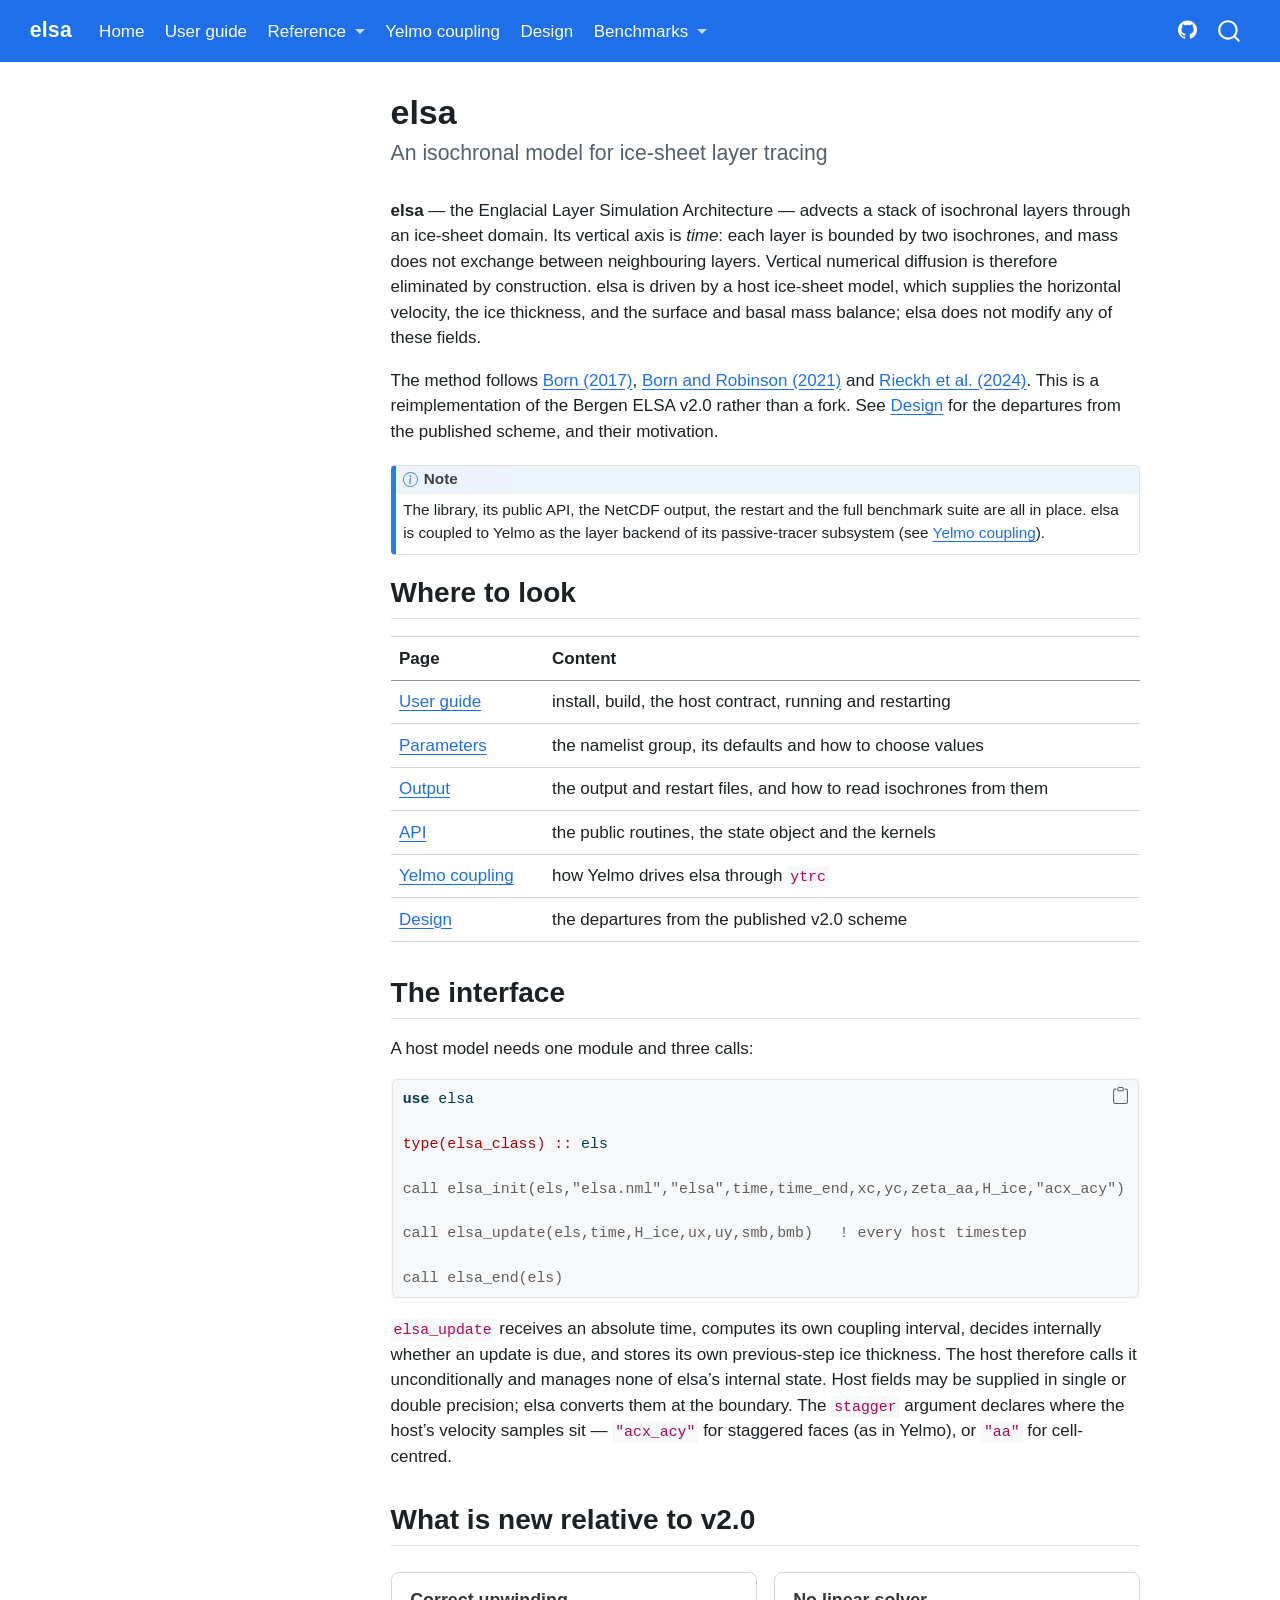
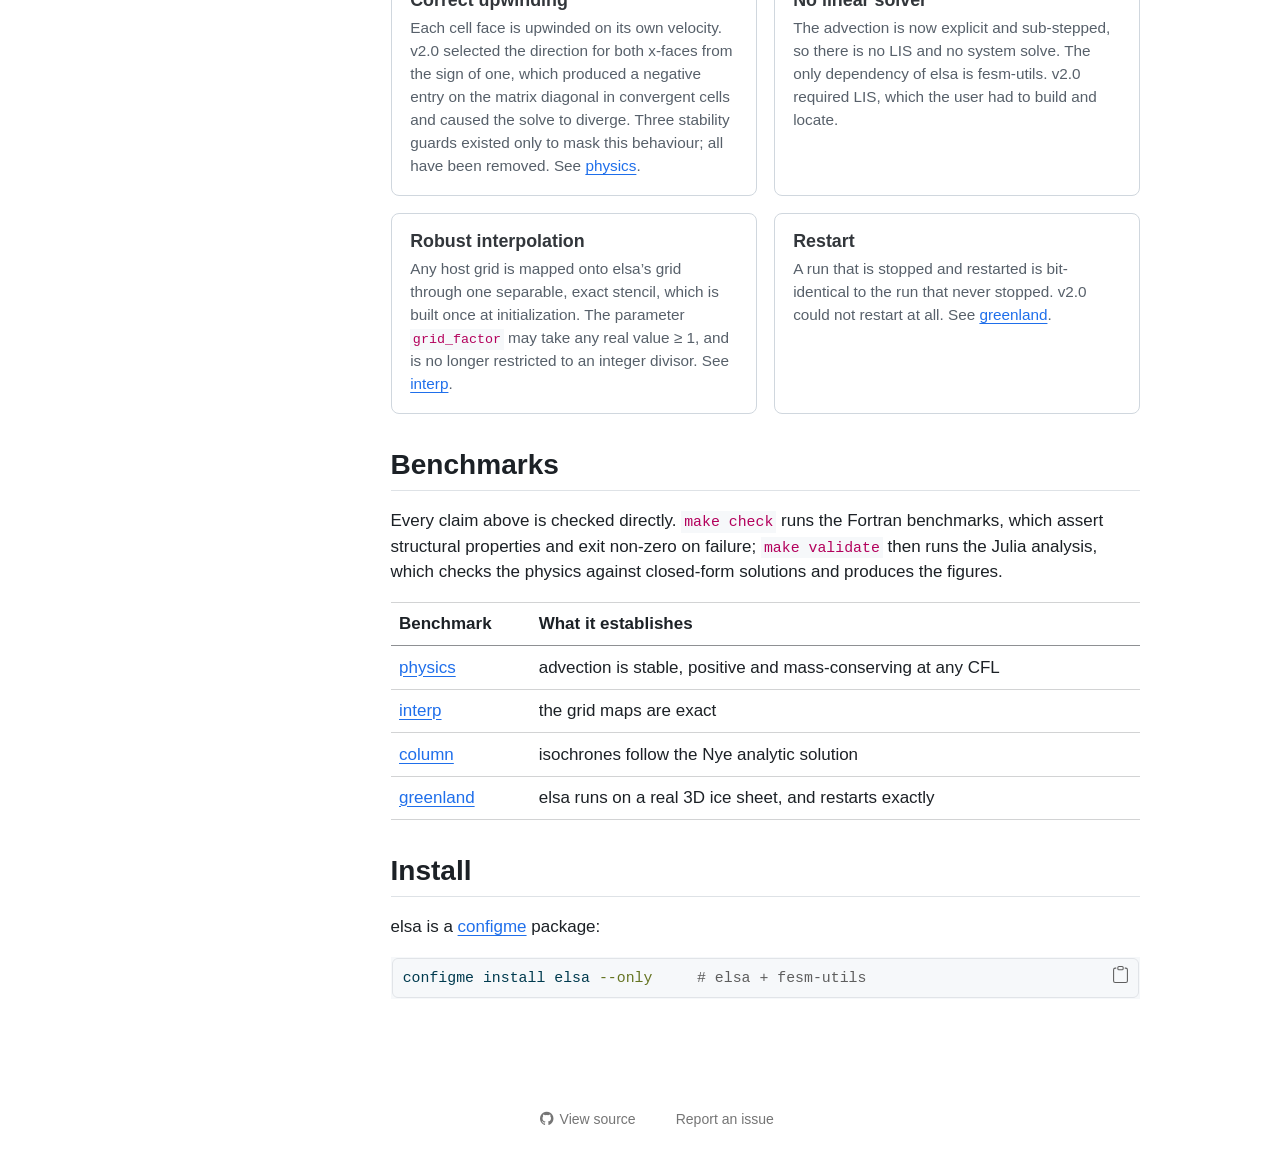
<file: index.html>
<!DOCTYPE html>
<html xmlns="http://www.w3.org/1999/xhtml" lang="en" xml:lang="en"><head>

<meta charset="utf-8">
<meta name="generator" content="quarto-1.10.19">

<meta name="viewport" content="width=device-width, initial-scale=1.0, user-scalable=yes">


<title>elsa</title>
<style>
/* Default styles provided by pandoc.
** See https://pandoc.org/MANUAL.html#variables-for-html for config info.
*/
span.smallcaps{font-variant: small-caps;}
div.columns{display: flex; gap: 1.5em;}
div.column{flex: auto;}
@media screen {
div.columns{gap: min(4vw, 1.5em);}
div.column{overflow-x: auto;}
}
div.hanging-indent{margin-left: 1.5em; text-indent: -1.5em;}
ul.task-list{list-style: none;}
ul.task-list li input[type="checkbox"] {
  width: 0.8em;
  margin: 0 0.8em 0.2em -1em; /* quarto-specific, see https://github.com/quarto-dev/quarto-cli/issues/4556 */ 
  vertical-align: middle;
}
/* CSS for syntax highlighting */
html { -webkit-text-size-adjust: 100%; }
pre > code.sourceCode { white-space: pre; position: relative; }
pre > code.sourceCode > span { display: inline-block; line-height: 1.25; }
pre > code.sourceCode > span:empty { height: 1.2em; }
.sourceCode { overflow: visible; }
code.sourceCode > span { color: inherit; text-decoration: inherit; }
div.sourceCode { margin: 1em 0; }
pre.sourceCode { margin: 0; }
@media screen {
div.sourceCode { overflow: auto; }
}
@media print {
pre > code.sourceCode { white-space: pre-wrap; }
pre > code.sourceCode > span { text-indent: -5em; padding-left: 5em; }
}
pre.numberSource code
  { counter-reset: source-line 0; }
pre.numberSource code > span
  { position: relative; left: -4em; counter-increment: source-line; }
pre.numberSource code > span > a:first-child::before
  { content: counter(source-line);
    position: relative; left: -1em; text-align: right; vertical-align: baseline;
    border: none; display: inline-block;
    -webkit-touch-callout: none; -webkit-user-select: none;
    -khtml-user-select: none; -moz-user-select: none;
    -ms-user-select: none; user-select: none;
    padding: 0 4px; width: 4em;
  }
pre.numberSource { margin-left: 3em;  padding-left: 4px; }
div.sourceCode
  {   }
@media screen {
pre > code.sourceCode > span > a:first-child::before { text-decoration: underline; }
}
</style>


<script src="site_libs/quarto-nav/quarto-nav.js"></script>
<script src="site_libs/quarto-nav/headroom.min.js"></script>
<script src="site_libs/clipboard/clipboard.min.js"></script>
<script src="site_libs/quarto-search/autocomplete.umd.js"></script>
<script src="site_libs/quarto-search/fuse.min.js"></script>
<script src="site_libs/quarto-search/quarto-search.js"></script>
<meta name="quarto:offset" content="./">
<script src="site_libs/quarto-html/quarto.js" type="module"></script>
<script src="site_libs/quarto-html/tabsets/tabsets.js" type="module"></script>
<script src="site_libs/quarto-html/popper.min.js"></script>
<script src="site_libs/quarto-html/tippy.umd.min.js"></script>
<script src="site_libs/quarto-html/anchor.min.js"></script>
<link href="site_libs/quarto-html/tippy.css" rel="stylesheet">
<link href="site_libs/quarto-html/quarto-syntax-highlighting-d37df8fd7b43e116a420b34c208e916c.css" rel="stylesheet" id="quarto-text-highlighting-styles">
<script src="site_libs/bootstrap/bootstrap.min.js"></script>
<link href="site_libs/bootstrap/bootstrap-icons.css" rel="stylesheet">
<link href="site_libs/bootstrap/bootstrap-5670cb898449ec630f8b99a19f639e83.min.css" rel="stylesheet" append-hash="true" id="quarto-bootstrap" data-mode="light">
<script id="quarto-search-options" type="application/json">{
  "location": "navbar",
  "copy-button": false,
  "collapse-after": 3,
  "panel-placement": "end",
  "type": "overlay",
  "limit": 50,
  "keyboard-shortcut": [
    "f",
    "/",
    "s"
  ],
  "show-item-context": false,
  "language": {
    "search-no-results-text": "No results",
    "search-matching-documents-text": "matching documents",
    "search-copy-link-title": "Copy link to search",
    "search-hide-matches-text": "Hide additional matches",
    "search-more-match-text": "more match in this document",
    "search-more-matches-text": "more matches in this document",
    "search-clear-button-title": "Clear",
    "search-text-placeholder": "",
    "search-detached-cancel-button-title": "Cancel",
    "search-submit-button-title": "Submit",
    "search-label": "Search"
  }
}</script>


</head>

<body class="nav-sidebar floating nav-fixed fullcontent quarto-light">

<div id="quarto-search-results"></div>
  <header id="quarto-header" class="headroom fixed-top">
    <nav class="navbar navbar-expand-lg " data-bs-theme="dark">
      <div class="navbar-container container-fluid">
      <div class="navbar-brand-container mx-auto">
    <a class="navbar-brand" href="./index.html">
    <span class="navbar-title">elsa</span>
    </a>
  </div>
            <div id="quarto-search" class="" title="Search"></div>
          <button class="navbar-toggler" type="button" data-bs-toggle="collapse" data-bs-target="#navbarCollapse" aria-controls="navbarCollapse" role="menu" aria-expanded="false" aria-label="Toggle navigation" onclick="if (window.quartoToggleHeadroom) { window.quartoToggleHeadroom(); }">
  <span class="navbar-toggler-icon"></span>
</button>
          <div class="collapse navbar-collapse" id="navbarCollapse">
            <ul class="navbar-nav navbar-nav-scroll me-auto">
  <li class="nav-item">
    <a class="nav-link active" href="./index.html" aria-current="page"> 
<span class="menu-text">Home</span></a>
  </li>  
  <li class="nav-item">
    <a class="nav-link" href="./guide.html"> 
<span class="menu-text">User guide</span></a>
  </li>  
  <li class="nav-item dropdown ">
    <a class="nav-link dropdown-toggle" href="#" id="nav-menu-reference" role="link" data-bs-toggle="dropdown" aria-expanded="false">
 <span class="menu-text">Reference</span>
    </a>
    <ul class="dropdown-menu" aria-labelledby="nav-menu-reference">    
        <li>
    <a class="dropdown-item" href="./parameters.html">
 <span class="dropdown-text">Parameters</span></a>
  </li>  
        <li>
    <a class="dropdown-item" href="./output.html">
 <span class="dropdown-text">Output and restart files</span></a>
  </li>  
        <li>
    <a class="dropdown-item" href="./api.html">
 <span class="dropdown-text">API</span></a>
  </li>  
    </ul>
  </li>
  <li class="nav-item">
    <a class="nav-link" href="./yelmo.html"> 
<span class="menu-text">Yelmo coupling</span></a>
  </li>  
  <li class="nav-item">
    <a class="nav-link" href="./design.html"> 
<span class="menu-text">Design</span></a>
  </li>  
  <li class="nav-item dropdown ">
    <a class="nav-link dropdown-toggle" href="#" id="nav-menu-benchmarks" role="link" data-bs-toggle="dropdown" aria-expanded="false">
 <span class="menu-text">Benchmarks</span>
    </a>
    <ul class="dropdown-menu" aria-labelledby="nav-menu-benchmarks">    
        <li>
    <a class="dropdown-item" href="./benchmarks/physics.html">
 <span class="dropdown-text">physics — advection &amp; layer kernels</span></a>
  </li>  
        <li>
    <a class="dropdown-item" href="./benchmarks/interp.html">
 <span class="dropdown-text">interp — grid mapping</span></a>
  </li>  
        <li>
    <a class="dropdown-item" href="./benchmarks/column.html">
 <span class="dropdown-text">column — Nye analytic</span></a>
  </li>  
        <li>
    <a class="dropdown-item" href="./benchmarks/greenland.html">
 <span class="dropdown-text">greenland — 3D offline</span></a>
  </li>  
    </ul>
  </li>
</ul>
            <ul class="navbar-nav navbar-nav-scroll ms-auto">
  <li class="nav-item compact">
    <a class="nav-link" href="https://github.com/fesmc/elsa"> <i class="bi bi-github" role="img" aria-label="GitHub">
</i> 
<span class="menu-text"></span></a>
  </li>  
</ul>
          </div> <!-- /navcollapse -->
            <div class="quarto-navbar-tools">
</div>
      </div> <!-- /container-fluid -->
    </nav>
  <nav class="quarto-secondary-nav">
    <div class="container-fluid d-flex">
      <button type="button" class="quarto-btn-toggle btn" data-bs-toggle="collapse" role="button" data-bs-target=".quarto-sidebar-collapse-item" aria-controls="quarto-sidebar" aria-expanded="false" aria-label="Toggle sidebar navigation" onclick="if (window.quartoToggleHeadroom) { window.quartoToggleHeadroom(); }">
        <i class="bi bi-layout-text-sidebar-reverse"></i>
      </button>
        <nav class="quarto-page-breadcrumbs" aria-label="breadcrumb"><ol class="breadcrumb"><li class="breadcrumb-item">elsa</li></ol></nav>
        <a class="flex-grow-1" role="navigation" data-bs-toggle="collapse" data-bs-target=".quarto-sidebar-collapse-item" aria-controls="quarto-sidebar" aria-expanded="false" aria-label="Toggle sidebar navigation" onclick="if (window.quartoToggleHeadroom) { window.quartoToggleHeadroom(); }">      
        </a>
    </div>
  </nav>
</header>
<!-- content -->
<div id="quarto-content" class="quarto-container page-columns page-rows-contents page-layout-article page-navbar">
<!-- sidebar -->
  <nav id="quarto-sidebar" class="sidebar collapse collapse-horizontal quarto-sidebar-collapse-item sidebar-navigation floating overflow-auto">
</nav>
<div id="quarto-sidebar-glass" class="quarto-sidebar-collapse-item" data-bs-toggle="collapse" data-bs-target=".quarto-sidebar-collapse-item"></div>
<!-- margin-sidebar -->
    
<!-- main -->
<main class="content" id="quarto-document-content">

<header id="title-block-header" class="quarto-title-block default">
<div class="quarto-title">
<h1 class="title">elsa</h1>
<p class="subtitle lead">An isochronal model for ice-sheet layer tracing</p>
</div>



<div class="quarto-title-meta">

    
  
    
  </div>
  


</header>


<p><strong>elsa</strong> — the Englacial Layer Simulation Architecture — advects a stack of isochronal layers through an ice-sheet domain. Its vertical axis is <em>time</em>: each layer is bounded by two isochrones, and mass does not exchange between neighbouring layers. Vertical numerical diffusion is therefore eliminated by construction. elsa is driven by a host ice-sheet model, which supplies the horizontal velocity, the ice thickness, and the surface and basal mass balance; elsa does not modify any of these fields.</p>
<p>The method follows <a href="https://doi.org/10.1017/jog.2016.111">Born (2017)</a>, <a href="https://doi.org/10.5194/tc-15-4539-2021">Born and Robinson (2021)</a> and <a href="https://doi.org/10.5194/gmd-17-6987-2024">Rieckh et al.&nbsp;(2024)</a>. This is a reimplementation of the Bergen ELSA v2.0 rather than a fork. See <a href="./design.html">Design</a> for the departures from the published scheme, and their motivation.</p>
<div class="callout callout-style-default callout-note callout-titled">
<div class="callout-header d-flex align-content-center">
<div class="callout-icon-container">
<i class="callout-icon"></i>
</div>
<div class="callout-title-container flex-fill">
Note
</div>
</div>
<div class="callout-body-container callout-body">
<p>The library, its public API, the NetCDF output, the restart and the full benchmark suite are all in place. elsa is coupled to Yelmo as the layer backend of its passive-tracer subsystem (see <a href="./yelmo.html">Yelmo coupling</a>).</p>
</div>
</div>
<section id="where-to-look" class="level2">
<h2 class="anchored" data-anchor-id="where-to-look">Where to look</h2>
<table class="caption-top table">
<thead>
<tr class="header">
<th>Page</th>
<th>Content</th>
</tr>
</thead>
<tbody>
<tr class="odd">
<td><a href="./guide.html">User guide</a></td>
<td>install, build, the host contract, running and restarting</td>
</tr>
<tr class="even">
<td><a href="./parameters.html">Parameters</a></td>
<td>the namelist group, its defaults and how to choose values</td>
</tr>
<tr class="odd">
<td><a href="./output.html">Output</a></td>
<td>the output and restart files, and how to read isochrones from them</td>
</tr>
<tr class="even">
<td><a href="./api.html">API</a></td>
<td>the public routines, the state object and the kernels</td>
</tr>
<tr class="odd">
<td><a href="./yelmo.html">Yelmo coupling</a></td>
<td>how Yelmo drives elsa through <code>ytrc</code></td>
</tr>
<tr class="even">
<td><a href="./design.html">Design</a></td>
<td>the departures from the published v2.0 scheme</td>
</tr>
</tbody>
</table>
</section>
<section id="the-interface" class="level2">
<h2 class="anchored" data-anchor-id="the-interface">The interface</h2>
<p>A host model needs one module and three calls:</p>
<div class="code-copy-outer-scaffold"><div class="sourceCode" id="cb1"><pre class="sourceCode fortran code-with-copy"><code class="sourceCode fortranfixed"><span id="cb1-1"><a href="#cb1-1" aria-hidden="true" tabindex="-1"></a><span class="kw">use</span> elsa</span>
<span id="cb1-2"><a href="#cb1-2" aria-hidden="true" tabindex="-1"></a></span>
<span id="cb1-3"><a href="#cb1-3" aria-hidden="true" tabindex="-1"></a><span class="dt">type(elsa_class)</span> <span class="dt">::</span> els</span>
<span id="cb1-4"><a href="#cb1-4" aria-hidden="true" tabindex="-1"></a></span>
<span id="cb1-5"><a href="#cb1-5" aria-hidden="true" tabindex="-1"></a><span class="co">call elsa_init(els,"elsa.nml","elsa",time,time_end,xc,yc,zeta_aa,H_ice,"acx_acy")</span></span>
<span id="cb1-6"><a href="#cb1-6" aria-hidden="true" tabindex="-1"></a></span>
<span id="cb1-7"><a href="#cb1-7" aria-hidden="true" tabindex="-1"></a><span class="co">call elsa_update(els,time,H_ice,ux,uy,smb,bmb)   ! every host timestep</span></span>
<span id="cb1-8"><a href="#cb1-8" aria-hidden="true" tabindex="-1"></a></span>
<span id="cb1-9"><a href="#cb1-9" aria-hidden="true" tabindex="-1"></a><span class="co">call elsa_end(els)</span></span></code></pre></div><button title="Copy to Clipboard" class="code-copy-button"><i class="bi"></i></button></div>
<p><code>elsa_update</code> receives an absolute time, computes its own coupling interval, decides internally whether an update is due, and stores its own previous-step ice thickness. The host therefore calls it unconditionally and manages none of elsa’s internal state. Host fields may be supplied in single or double precision; elsa converts them at the boundary. The <code>stagger</code> argument declares where the host’s velocity samples sit — <code>"acx_acy"</code> for staggered faces (as in Yelmo), or <code>"aa"</code> for cell-centred.</p>
</section>
<section id="what-is-new-relative-to-v2.0" class="level2">
<h2 class="anchored" data-anchor-id="what-is-new-relative-to-v2.0">What is new relative to v2.0</h2>
<div class="pkg-grid">
<section id="correct-upwinding" class="level3 pkg-card">
<h3 class="anchored" data-anchor-id="correct-upwinding">Correct upwinding</h3>
<p>Each cell face is upwinded on its own velocity. v2.0 selected the direction for both x-faces from the sign of one, which produced a negative entry on the matrix diagonal in convergent cells and caused the solve to diverge. Three stability guards existed only to mask this behaviour; all have been removed. See <a href="./benchmarks/physics.html">physics</a>.</p>
</section>
<section id="no-linear-solver" class="level3 pkg-card">
<h3 class="anchored" data-anchor-id="no-linear-solver">No linear solver</h3>
<p>The advection is now explicit and sub-stepped, so there is no LIS and no system solve. The only dependency of elsa is fesm-utils. v2.0 required LIS, which the user had to build and locate.</p>
</section>
<section id="robust-interpolation" class="level3 pkg-card">
<h3 class="anchored" data-anchor-id="robust-interpolation">Robust interpolation</h3>
<p>Any host grid is mapped onto elsa’s grid through one separable, exact stencil, which is built once at initialization. The parameter <code>grid_factor</code> may take any real value ≥ 1, and is no longer restricted to an integer divisor. See <a href="./benchmarks/interp.html">interp</a>.</p>
</section>
<section id="restart" class="level3 pkg-card">
<h3 class="anchored" data-anchor-id="restart">Restart</h3>
<p>A run that is stopped and restarted is bit-identical to the run that never stopped. v2.0 could not restart at all. See <a href="./benchmarks/greenland.html">greenland</a>.</p>
</section>
</div>
</section>
<section id="benchmarks" class="level2">
<h2 class="anchored" data-anchor-id="benchmarks">Benchmarks</h2>
<p>Every claim above is checked directly. <code>make check</code> runs the Fortran benchmarks, which assert structural properties and exit non-zero on failure; <code>make validate</code> then runs the Julia analysis, which checks the physics against closed-form solutions and produces the figures.</p>
<table class="caption-top table">
<thead>
<tr class="header">
<th>Benchmark</th>
<th>What it establishes</th>
</tr>
</thead>
<tbody>
<tr class="odd">
<td><a href="./benchmarks/physics.html">physics</a></td>
<td>advection is stable, positive and mass-conserving at any CFL</td>
</tr>
<tr class="even">
<td><a href="./benchmarks/interp.html">interp</a></td>
<td>the grid maps are exact</td>
</tr>
<tr class="odd">
<td><a href="./benchmarks/column.html">column</a></td>
<td>isochrones follow the Nye analytic solution</td>
</tr>
<tr class="even">
<td><a href="./benchmarks/greenland.html">greenland</a></td>
<td>elsa runs on a real 3D ice sheet, and restarts exactly</td>
</tr>
</tbody>
</table>
</section>
<section id="install" class="level2">
<h2 class="anchored" data-anchor-id="install">Install</h2>
<p>elsa is a <a href="https://github.com/fesmc/configme">configme</a> package:</p>
<div class="code-copy-outer-scaffold"><div class="sourceCode" id="cb2"><pre class="sourceCode bash code-with-copy"><code class="sourceCode bash"><span id="cb2-1"><a href="#cb2-1" aria-hidden="true" tabindex="-1"></a><span class="ex">configme</span> install elsa <span class="at">--only</span>     <span class="co"># elsa + fesm-utils</span></span></code></pre></div><button title="Copy to Clipboard" class="code-copy-button"><i class="bi"></i></button></div>


</section>

</main> <!-- /main -->
<script id="quarto-html-after-body" type="application/javascript">
  window.document.addEventListener("DOMContentLoaded", function (event) {
    const icon = "";
    const anchorJS = new window.AnchorJS();
    anchorJS.options = {
      placement: 'right',
      icon: icon
    };
    anchorJS.add('.anchored');
    const isCodeAnnotation = (el) => {
      for (const clz of el.classList) {
        if (clz.startsWith('code-annotation-')) {                     
          return true;
        }
      }
      return false;
    }
    const onCopySuccess = function(e) {
      // button target
      const button = e.trigger;
      // don't keep focus
      button.blur();
      // flash "checked"
      button.classList.add('code-copy-button-checked');
      var currentTitle = button.getAttribute("title");
      button.setAttribute("title", "Copied!");
      let tooltip;
      if (window.bootstrap) {
        button.setAttribute("data-bs-toggle", "tooltip");
        button.setAttribute("data-bs-placement", "left");
        button.setAttribute("data-bs-title", "Copied!");
        tooltip = new bootstrap.Tooltip(button, 
          { trigger: "manual", 
            customClass: "code-copy-button-tooltip",
            offset: [0, -8]});
        tooltip.show();    
      }
      setTimeout(function() {
        if (tooltip) {
          tooltip.hide();
          button.removeAttribute("data-bs-title");
          button.removeAttribute("data-bs-toggle");
          button.removeAttribute("data-bs-placement");
        }
        button.setAttribute("title", currentTitle);
        button.classList.remove('code-copy-button-checked');
      }, 1000);
      // clear code selection
      e.clearSelection();
    }
    const getTextToCopy = function(trigger) {
      const outerScaffold = trigger.parentElement.cloneNode(true);
      const codeEl = outerScaffold.querySelector('code');
      for (const childEl of codeEl.children) {
        if (isCodeAnnotation(childEl)) {
          childEl.remove();
        }
      }
      return codeEl.innerText;
    }
    const clipboard = new window.ClipboardJS('.code-copy-button:not([data-in-quarto-modal])', {
      text: getTextToCopy
    });
    clipboard.on('success', onCopySuccess);
    if (window.document.getElementById('quarto-embedded-source-code-modal')) {
      const clipboardModal = new window.ClipboardJS('.code-copy-button[data-in-quarto-modal]', {
        text: getTextToCopy,
        container: window.document.getElementById('quarto-embedded-source-code-modal')
      });
      clipboardModal.on('success', onCopySuccess);
    }
      var localhostRegex = new RegExp(/^(?:http|https):\/\/localhost\:?[0-9]*\//);
      var mailtoRegex = new RegExp(/^mailto:/);
        var filterRegex = new RegExp("https:\/\/fesmc\.github\.io\/elsa\/");
      var isInternal = (href) => {
          return filterRegex.test(href) || localhostRegex.test(href) || mailtoRegex.test(href);
      }
      // Inspect non-navigation links and adorn them if external
     var links = window.document.querySelectorAll('a[href]:not(.nav-link):not(.navbar-brand):not(.toc-action):not(.sidebar-link):not(.sidebar-item-toggle):not(.pagination-link):not(.no-external):not([aria-hidden]):not(.dropdown-item):not(.quarto-navigation-tool):not(.about-link)');
      for (var i=0; i<links.length; i++) {
        const link = links[i];
        if (!isInternal(link.href)) {
          // undo the damage that might have been done by quarto-nav.js in the case of
          // links that we want to consider external
          if (link.dataset.originalHref !== undefined) {
            link.href = link.dataset.originalHref;
          }
        }
      }
    function tippyHover(el, contentFn, onTriggerFn, onUntriggerFn) {
      const config = {
        allowHTML: true,
        maxWidth: 500,
        delay: 100,
        arrow: false,
        appendTo: function(el) {
            return el.parentElement;
        },
        interactive: true,
        interactiveBorder: 10,
        theme: 'quarto',
        placement: 'bottom-start',
      };
      if (contentFn) {
        config.content = contentFn;
      }
      if (onTriggerFn) {
        config.onTrigger = onTriggerFn;
      }
      if (onUntriggerFn) {
        config.onUntrigger = onUntriggerFn;
      }
      window.tippy(el, config); 
    }
    const noterefs = window.document.querySelectorAll('a[role="doc-noteref"]');
    for (var i=0; i<noterefs.length; i++) {
      const ref = noterefs[i];
      tippyHover(ref, function() {
        // use id or data attribute instead here
        let href = ref.getAttribute('data-footnote-href') || ref.getAttribute('href');
        try { href = new URL(href).hash; } catch {}
        const id = href.replace(/^#\/?/, "");
        const note = window.document.getElementById(id);
        if (note) {
          return note.innerHTML;
        } else {
          return "";
        }
      });
    }
    const xrefs = window.document.querySelectorAll('a.quarto-xref');
    const processXRef = (id, note) => {
      // Strip column container classes
      const stripColumnClz = (el) => {
        el.classList.remove("page-full", "page-columns");
        if (el.children) {
          for (const child of el.children) {
            stripColumnClz(child);
          }
        }
      }
      stripColumnClz(note)
      if (id === null || id.startsWith('sec-')) {
        // Special case sections, only their first couple elements
        const container = document.createElement("div");
        if (note.children && note.children.length > 2) {
          container.appendChild(note.children[0].cloneNode(true));
          for (let i = 1; i < note.children.length; i++) {
            const child = note.children[i];
            if (child.tagName === "P" && child.innerText === "") {
              continue;
            } else {
              container.appendChild(child.cloneNode(true));
              break;
            }
          }
          if (window.Quarto?.typesetMath) {
            window.Quarto.typesetMath(container);
          }
          return container.innerHTML
        } else {
          if (window.Quarto?.typesetMath) {
            window.Quarto.typesetMath(note);
          }
          return note.innerHTML;
        }
      } else {
        // Remove any anchor links if they are present
        const anchorLink = note.querySelector('a.anchorjs-link');
        if (anchorLink) {
          anchorLink.remove();
        }
        if (window.Quarto?.typesetMath) {
          window.Quarto.typesetMath(note);
        }
        if (note.classList.contains("callout")) {
          return note.outerHTML;
        } else {
          return note.innerHTML;
        }
      }
    }
    for (var i=0; i<xrefs.length; i++) {
      const xref = xrefs[i];
      tippyHover(xref, undefined, function(instance) {
        instance.disable();
        let url = xref.getAttribute('href');
        let hash = undefined; 
        if (url.startsWith('#')) {
          hash = url;
        } else {
          try { hash = new URL(url).hash; } catch {}
        }
        if (hash) {
          const id = hash.replace(/^#\/?/, "");
          const note = window.document.getElementById(id);
          if (note !== null) {
            try {
              const html = processXRef(id, note.cloneNode(true));
              instance.setContent(html);
            } finally {
              instance.enable();
              instance.show();
            }
          } else {
            // See if we can fetch this
            fetch(url.split('#')[0])
            .then(res => res.text())
            .then(html => {
              const parser = new DOMParser();
              const htmlDoc = parser.parseFromString(html, "text/html");
              const note = htmlDoc.getElementById(id);
              if (note !== null) {
                const html = processXRef(id, note);
                instance.setContent(html);
              } 
            }).finally(() => {
              instance.enable();
              instance.show();
            });
          }
        } else {
          // See if we can fetch a full url (with no hash to target)
          // This is a special case and we should probably do some content thinning / targeting
          fetch(url)
          .then(res => res.text())
          .then(html => {
            const parser = new DOMParser();
            const htmlDoc = parser.parseFromString(html, "text/html");
            const note = htmlDoc.querySelector('main.content');
            if (note !== null) {
              // This should only happen for chapter cross references
              // (since there is no id in the URL)
              // remove the first header
              if (note.children.length > 0 && note.children[0].tagName === "HEADER") {
                note.children[0].remove();
              }
              const html = processXRef(null, note);
              instance.setContent(html);
            } 
          }).finally(() => {
            instance.enable();
            instance.show();
          });
        }
      }, function(instance) {
      });
    }
        let selectedAnnoteEl;
        const selectorForAnnotation = ( cell, annotation) => {
          let cellAttr = 'data-code-cell="' + cell + '"';
          let lineAttr = 'data-code-annotation="' +  annotation + '"';
          const selector = 'span[' + cellAttr + '][' + lineAttr + ']';
          return selector;
        }
        const selectCodeLines = (annoteEl) => {
          const doc = window.document;
          const targetCell = annoteEl.getAttribute("data-target-cell");
          const targetAnnotation = annoteEl.getAttribute("data-target-annotation");
          const annoteSpan = window.document.querySelector(selectorForAnnotation(targetCell, targetAnnotation));
          const lines = annoteSpan.getAttribute("data-code-lines").split(",");
          const lineIds = lines.map((line) => {
            return targetCell + "-" + line;
          })
          let top = null;
          let height = null;
          let parent = null;
          if (lineIds.length > 0) {
              //compute the position of the single el (top and bottom and make a div)
              const el = window.document.getElementById(lineIds[0]);
              top = el.offsetTop;
              height = el.offsetHeight;
              parent = el.parentElement.parentElement;
            if (lineIds.length > 1) {
              const lastEl = window.document.getElementById(lineIds[lineIds.length - 1]);
              const bottom = lastEl.offsetTop + lastEl.offsetHeight;
              height = bottom - top;
            }
            if (top !== null && height !== null && parent !== null) {
              // cook up a div (if necessary) and position it 
              let div = window.document.getElementById("code-annotation-line-highlight");
              if (div === null) {
                div = window.document.createElement("div");
                div.setAttribute("id", "code-annotation-line-highlight");
                div.style.position = 'absolute';
                parent.appendChild(div);
              }
              div.style.top = top - 2 + "px";
              div.style.height = height + 4 + "px";
              div.style.left = 0;
              let gutterDiv = window.document.getElementById("code-annotation-line-highlight-gutter");
              if (gutterDiv === null) {
                gutterDiv = window.document.createElement("div");
                gutterDiv.setAttribute("id", "code-annotation-line-highlight-gutter");
                gutterDiv.style.position = 'absolute';
                const codeCell = window.document.getElementById(targetCell);
                const gutter = codeCell.querySelector('.code-annotation-gutter');
                gutter.appendChild(gutterDiv);
              }
              gutterDiv.style.top = top - 2 + "px";
              gutterDiv.style.height = height + 4 + "px";
            }
            selectedAnnoteEl = annoteEl;
          }
        };
        const unselectCodeLines = () => {
          const elementsIds = ["code-annotation-line-highlight", "code-annotation-line-highlight-gutter"];
          elementsIds.forEach((elId) => {
            const div = window.document.getElementById(elId);
            if (div) {
              div.remove();
            }
          });
          selectedAnnoteEl = undefined;
        };
          // Handle positioning of the toggle
      window.addEventListener(
        "resize",
        throttle(() => {
          elRect = undefined;
          if (selectedAnnoteEl) {
            selectCodeLines(selectedAnnoteEl);
          }
        }, 10)
      );
      function throttle(fn, ms) {
      let throttle = false;
      let timer;
        return (...args) => {
          if(!throttle) { // first call gets through
              fn.apply(this, args);
              throttle = true;
          } else { // all the others get throttled
              if(timer) clearTimeout(timer); // cancel #2
              timer = setTimeout(() => {
                fn.apply(this, args);
                timer = throttle = false;
              }, ms);
          }
        };
      }
        // Attach click handler to the DT
        const annoteDls = window.document.querySelectorAll('dt[data-target-cell]');
        for (const annoteDlNode of annoteDls) {
          annoteDlNode.addEventListener('click', (event) => {
            const clickedEl = event.target;
            if (clickedEl !== selectedAnnoteEl) {
              unselectCodeLines();
              const activeEl = window.document.querySelector('dt[data-target-cell].code-annotation-active');
              if (activeEl) {
                activeEl.classList.remove('code-annotation-active');
              }
              selectCodeLines(clickedEl);
              clickedEl.classList.add('code-annotation-active');
            } else {
              // Unselect the line
              unselectCodeLines();
              clickedEl.classList.remove('code-annotation-active');
            }
          });
        }
    const findCites = (el) => {
      const parentEl = el.parentElement;
      if (parentEl) {
        const cites = parentEl.dataset.cites;
        if (cites) {
          return {
            el,
            cites: cites.split(' ')
          };
        } else {
          return findCites(el.parentElement)
        }
      } else {
        return undefined;
      }
    };
    var bibliorefs = window.document.querySelectorAll('a[role="doc-biblioref"]');
    for (var i=0; i<bibliorefs.length; i++) {
      const ref = bibliorefs[i];
      const citeInfo = findCites(ref);
      if (citeInfo) {
        tippyHover(citeInfo.el, function() {
          var popup = window.document.createElement('div');
          citeInfo.cites.forEach(function(cite) {
            var citeDiv = window.document.createElement('div');
            citeDiv.classList.add('hanging-indent');
            citeDiv.classList.add('csl-entry');
            var biblioDiv = window.document.getElementById('ref-' + cite);
            if (biblioDiv) {
              citeDiv.innerHTML = biblioDiv.innerHTML;
            }
            popup.appendChild(citeDiv);
          });
          return popup.innerHTML;
        });
      }
    }
  });
  </script>
</div> <!-- /content -->




<footer class="footer"><div class="nav-footer"><div class="nav-footer-center"><div class="toc-actions"><ul><li><a href="https://github.com/fesmc/elsa/blob/main/index.qmd" class="toc-action"><i class="bi bi-github"></i>View source</a></li><li><a href="https://github.com/fesmc/elsa/issues/new" class="toc-action"><i class="bi empty"></i>Report an issue</a></li></ul></div></div></div></footer></body></html>
</file>
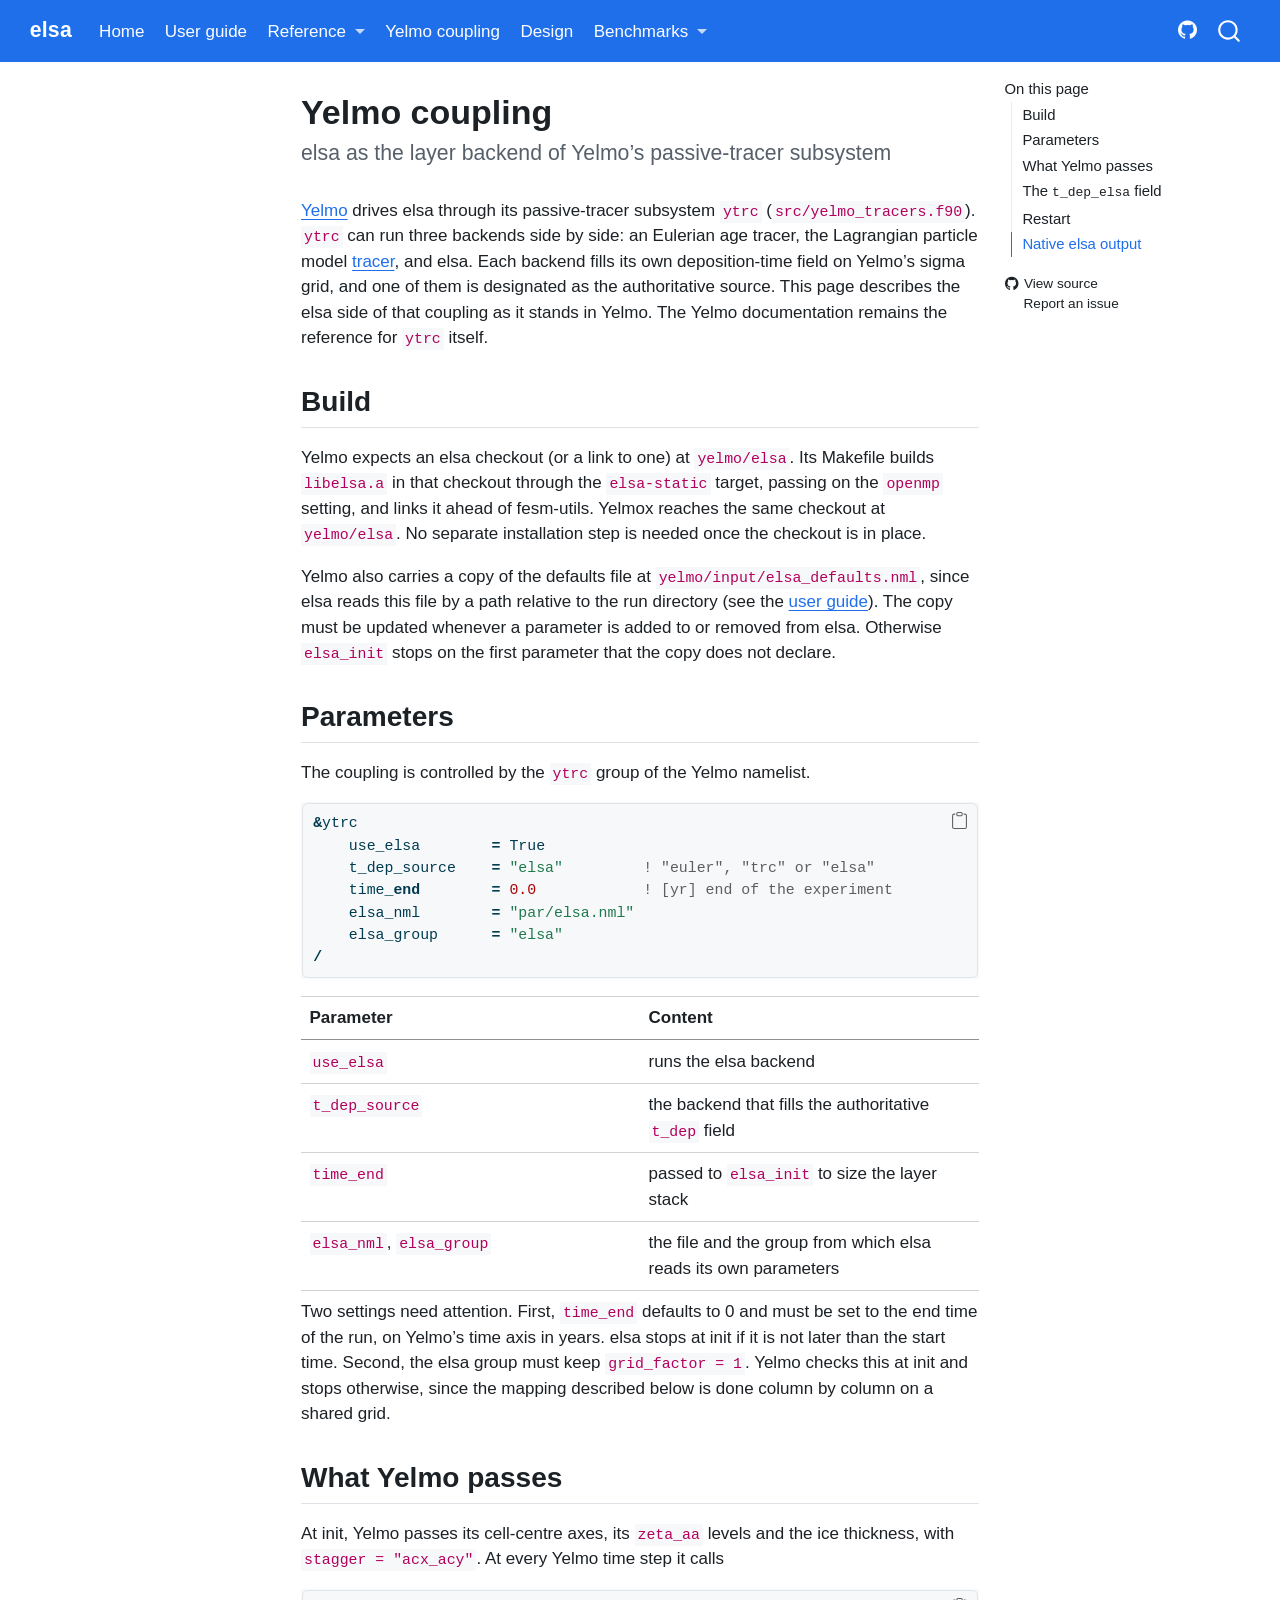
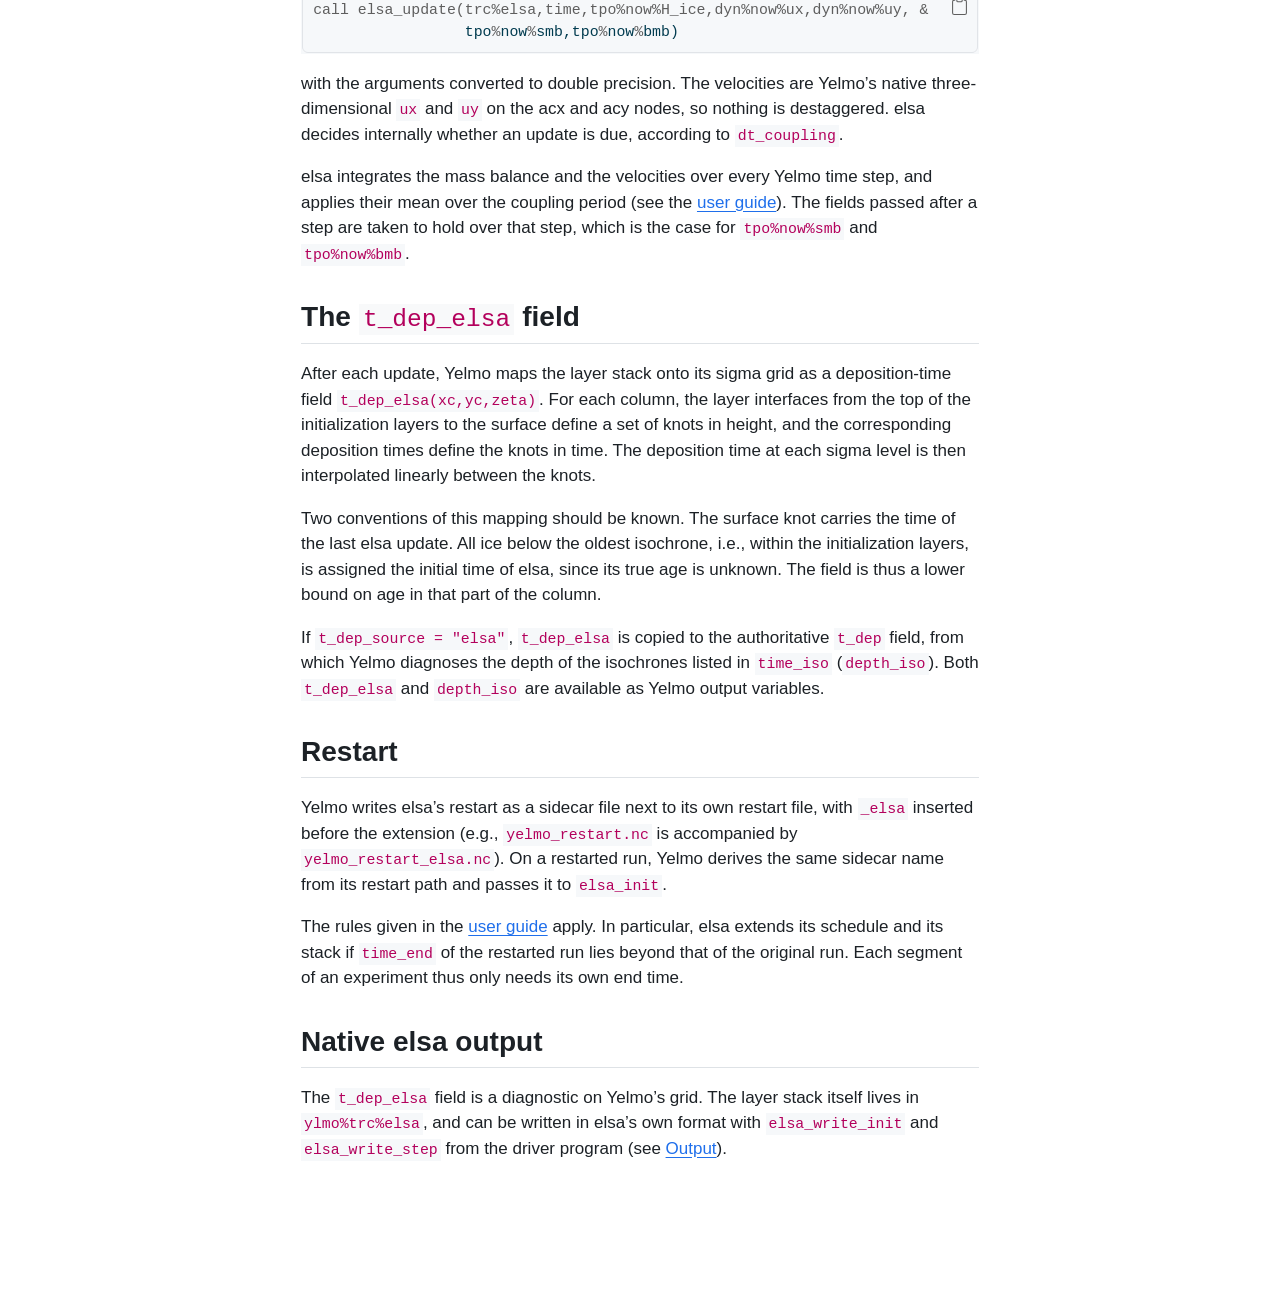
<file: yelmo.html>
<!DOCTYPE html>
<html xmlns="http://www.w3.org/1999/xhtml" lang="en" xml:lang="en"><head>

<meta charset="utf-8">
<meta name="generator" content="quarto-1.10.19">

<meta name="viewport" content="width=device-width, initial-scale=1.0, user-scalable=yes">


<title>Yelmo coupling – elsa</title>
<style>
/* Default styles provided by pandoc.
** See https://pandoc.org/MANUAL.html#variables-for-html for config info.
*/
span.smallcaps{font-variant: small-caps;}
div.columns{display: flex; gap: 1.5em;}
div.column{flex: auto;}
@media screen {
div.columns{gap: min(4vw, 1.5em);}
div.column{overflow-x: auto;}
}
div.hanging-indent{margin-left: 1.5em; text-indent: -1.5em;}
ul.task-list{list-style: none;}
ul.task-list li input[type="checkbox"] {
  width: 0.8em;
  margin: 0 0.8em 0.2em -1em; /* quarto-specific, see https://github.com/quarto-dev/quarto-cli/issues/4556 */ 
  vertical-align: middle;
}
/* CSS for syntax highlighting */
html { -webkit-text-size-adjust: 100%; }
pre > code.sourceCode { white-space: pre; position: relative; }
pre > code.sourceCode > span { display: inline-block; line-height: 1.25; }
pre > code.sourceCode > span:empty { height: 1.2em; }
.sourceCode { overflow: visible; }
code.sourceCode > span { color: inherit; text-decoration: inherit; }
div.sourceCode { margin: 1em 0; }
pre.sourceCode { margin: 0; }
@media screen {
div.sourceCode { overflow: auto; }
}
@media print {
pre > code.sourceCode { white-space: pre-wrap; }
pre > code.sourceCode > span { text-indent: -5em; padding-left: 5em; }
}
pre.numberSource code
  { counter-reset: source-line 0; }
pre.numberSource code > span
  { position: relative; left: -4em; counter-increment: source-line; }
pre.numberSource code > span > a:first-child::before
  { content: counter(source-line);
    position: relative; left: -1em; text-align: right; vertical-align: baseline;
    border: none; display: inline-block;
    -webkit-touch-callout: none; -webkit-user-select: none;
    -khtml-user-select: none; -moz-user-select: none;
    -ms-user-select: none; user-select: none;
    padding: 0 4px; width: 4em;
  }
pre.numberSource { margin-left: 3em;  padding-left: 4px; }
div.sourceCode
  {   }
@media screen {
pre > code.sourceCode > span > a:first-child::before { text-decoration: underline; }
}
</style>


<script src="site_libs/quarto-nav/quarto-nav.js"></script>
<script src="site_libs/quarto-nav/headroom.min.js"></script>
<script src="site_libs/clipboard/clipboard.min.js"></script>
<script src="site_libs/quarto-search/autocomplete.umd.js"></script>
<script src="site_libs/quarto-search/fuse.min.js"></script>
<script src="site_libs/quarto-search/quarto-search.js"></script>
<meta name="quarto:offset" content="./">
<script src="site_libs/quarto-html/quarto.js" type="module"></script>
<script src="site_libs/quarto-html/tabsets/tabsets.js" type="module"></script>
<script src="site_libs/quarto-html/popper.min.js"></script>
<script src="site_libs/quarto-html/tippy.umd.min.js"></script>
<script src="site_libs/quarto-html/anchor.min.js"></script>
<link href="site_libs/quarto-html/tippy.css" rel="stylesheet">
<link href="site_libs/quarto-html/quarto-syntax-highlighting-d37df8fd7b43e116a420b34c208e916c.css" rel="stylesheet" id="quarto-text-highlighting-styles">
<script src="site_libs/bootstrap/bootstrap.min.js"></script>
<link href="site_libs/bootstrap/bootstrap-icons.css" rel="stylesheet">
<link href="site_libs/bootstrap/bootstrap-5670cb898449ec630f8b99a19f639e83.min.css" rel="stylesheet" append-hash="true" id="quarto-bootstrap" data-mode="light">
<script id="quarto-search-options" type="application/json">{
  "location": "navbar",
  "copy-button": false,
  "collapse-after": 3,
  "panel-placement": "end",
  "type": "overlay",
  "limit": 50,
  "keyboard-shortcut": [
    "f",
    "/",
    "s"
  ],
  "show-item-context": false,
  "language": {
    "search-no-results-text": "No results",
    "search-matching-documents-text": "matching documents",
    "search-copy-link-title": "Copy link to search",
    "search-hide-matches-text": "Hide additional matches",
    "search-more-match-text": "more match in this document",
    "search-more-matches-text": "more matches in this document",
    "search-clear-button-title": "Clear",
    "search-text-placeholder": "",
    "search-detached-cancel-button-title": "Cancel",
    "search-submit-button-title": "Submit",
    "search-label": "Search"
  }
}</script>


</head>

<body class="nav-sidebar floating nav-fixed quarto-light">

<div id="quarto-search-results"></div>
  <header id="quarto-header" class="headroom fixed-top">
    <nav class="navbar navbar-expand-lg " data-bs-theme="dark">
      <div class="navbar-container container-fluid">
      <div class="navbar-brand-container mx-auto">
    <a class="navbar-brand" href="./index.html">
    <span class="navbar-title">elsa</span>
    </a>
  </div>
            <div id="quarto-search" class="" title="Search"></div>
          <button class="navbar-toggler" type="button" data-bs-toggle="collapse" data-bs-target="#navbarCollapse" aria-controls="navbarCollapse" role="menu" aria-expanded="false" aria-label="Toggle navigation" onclick="if (window.quartoToggleHeadroom) { window.quartoToggleHeadroom(); }">
  <span class="navbar-toggler-icon"></span>
</button>
          <div class="collapse navbar-collapse" id="navbarCollapse">
            <ul class="navbar-nav navbar-nav-scroll me-auto">
  <li class="nav-item">
    <a class="nav-link" href="./index.html"> 
<span class="menu-text">Home</span></a>
  </li>  
  <li class="nav-item">
    <a class="nav-link" href="./guide.html"> 
<span class="menu-text">User guide</span></a>
  </li>  
  <li class="nav-item dropdown ">
    <a class="nav-link dropdown-toggle" href="#" id="nav-menu-reference" role="link" data-bs-toggle="dropdown" aria-expanded="false">
 <span class="menu-text">Reference</span>
    </a>
    <ul class="dropdown-menu" aria-labelledby="nav-menu-reference">    
        <li>
    <a class="dropdown-item" href="./parameters.html">
 <span class="dropdown-text">Parameters</span></a>
  </li>  
        <li>
    <a class="dropdown-item" href="./output.html">
 <span class="dropdown-text">Output and restart files</span></a>
  </li>  
        <li>
    <a class="dropdown-item" href="./api.html">
 <span class="dropdown-text">API</span></a>
  </li>  
    </ul>
  </li>
  <li class="nav-item">
    <a class="nav-link active" href="./yelmo.html" aria-current="page"> 
<span class="menu-text">Yelmo coupling</span></a>
  </li>  
  <li class="nav-item">
    <a class="nav-link" href="./design.html"> 
<span class="menu-text">Design</span></a>
  </li>  
  <li class="nav-item dropdown ">
    <a class="nav-link dropdown-toggle" href="#" id="nav-menu-benchmarks" role="link" data-bs-toggle="dropdown" aria-expanded="false">
 <span class="menu-text">Benchmarks</span>
    </a>
    <ul class="dropdown-menu" aria-labelledby="nav-menu-benchmarks">    
        <li>
    <a class="dropdown-item" href="./benchmarks/physics.html">
 <span class="dropdown-text">physics — advection &amp; layer kernels</span></a>
  </li>  
        <li>
    <a class="dropdown-item" href="./benchmarks/interp.html">
 <span class="dropdown-text">interp — grid mapping</span></a>
  </li>  
        <li>
    <a class="dropdown-item" href="./benchmarks/column.html">
 <span class="dropdown-text">column — Nye analytic</span></a>
  </li>  
        <li>
    <a class="dropdown-item" href="./benchmarks/greenland.html">
 <span class="dropdown-text">greenland — 3D offline</span></a>
  </li>  
    </ul>
  </li>
</ul>
            <ul class="navbar-nav navbar-nav-scroll ms-auto">
  <li class="nav-item compact">
    <a class="nav-link" href="https://github.com/fesmc/elsa"> <i class="bi bi-github" role="img" aria-label="GitHub">
</i> 
<span class="menu-text"></span></a>
  </li>  
</ul>
          </div> <!-- /navcollapse -->
            <div class="quarto-navbar-tools">
</div>
      </div> <!-- /container-fluid -->
    </nav>
  <nav class="quarto-secondary-nav">
    <div class="container-fluid d-flex">
      <button type="button" class="quarto-btn-toggle btn" data-bs-toggle="collapse" role="button" data-bs-target=".quarto-sidebar-collapse-item" aria-controls="quarto-sidebar" aria-expanded="false" aria-label="Toggle sidebar navigation" onclick="if (window.quartoToggleHeadroom) { window.quartoToggleHeadroom(); }">
        <i class="bi bi-layout-text-sidebar-reverse"></i>
      </button>
        <nav class="quarto-page-breadcrumbs" aria-label="breadcrumb"><ol class="breadcrumb"><li class="breadcrumb-item">Yelmo coupling</li></ol></nav>
        <a class="flex-grow-1" role="navigation" data-bs-toggle="collapse" data-bs-target=".quarto-sidebar-collapse-item" aria-controls="quarto-sidebar" aria-expanded="false" aria-label="Toggle sidebar navigation" onclick="if (window.quartoToggleHeadroom) { window.quartoToggleHeadroom(); }">      
        </a>
    </div>
  </nav>
</header>
<!-- content -->
<div id="quarto-content" class="quarto-container page-columns page-rows-contents page-layout-article page-navbar">
<!-- sidebar -->
  <nav id="quarto-sidebar" class="sidebar collapse collapse-horizontal quarto-sidebar-collapse-item sidebar-navigation floating overflow-auto">
</nav>
<div id="quarto-sidebar-glass" class="quarto-sidebar-collapse-item" data-bs-toggle="collapse" data-bs-target=".quarto-sidebar-collapse-item"></div>
<!-- margin-sidebar -->
    <div id="quarto-margin-sidebar" class="sidebar margin-sidebar">
        <nav id="TOC" role="doc-toc" class="toc-active">
    <h2 id="toc-title">On this page</h2>
   
  <ul>
  <li><a href="#build" id="toc-build" class="nav-link active" data-scroll-target="#build">Build</a></li>
  <li><a href="#parameters" id="toc-parameters" class="nav-link" data-scroll-target="#parameters">Parameters</a></li>
  <li><a href="#what-yelmo-passes" id="toc-what-yelmo-passes" class="nav-link" data-scroll-target="#what-yelmo-passes">What Yelmo passes</a></li>
  <li><a href="#the-t_dep_elsa-field" id="toc-the-t_dep_elsa-field" class="nav-link" data-scroll-target="#the-t_dep_elsa-field">The <code>t_dep_elsa</code> field</a></li>
  <li><a href="#restart" id="toc-restart" class="nav-link" data-scroll-target="#restart">Restart</a></li>
  <li><a href="#native-elsa-output" id="toc-native-elsa-output" class="nav-link" data-scroll-target="#native-elsa-output">Native elsa output</a></li>
  </ul>
<div class="toc-actions"><ul><li><a href="https://github.com/fesmc/elsa/blob/main/yelmo.qmd" class="toc-action"><i class="bi bi-github"></i>View source</a></li><li><a href="https://github.com/fesmc/elsa/issues/new" class="toc-action"><i class="bi empty"></i>Report an issue</a></li></ul></div></nav>
    </div>
<!-- main -->
<main class="content" id="quarto-document-content">

<header id="title-block-header" class="quarto-title-block default">
<div class="quarto-title">
<h1 class="title">Yelmo coupling</h1>
<p class="subtitle lead">elsa as the layer backend of Yelmo’s passive-tracer subsystem</p>
</div>



<div class="quarto-title-meta">

    
  
    
  </div>
  


</header>


<p><a href="https://github.com/fesmc/yelmo">Yelmo</a> drives elsa through its passive-tracer subsystem <code>ytrc</code> (<code>src/yelmo_tracers.f90</code>). <code>ytrc</code> can run three backends side by side: an Eulerian age tracer, the Lagrangian particle model <a href="https://github.com/fesmc/tracer">tracer</a>, and elsa. Each backend fills its own deposition-time field on Yelmo’s sigma grid, and one of them is designated as the authoritative source. This page describes the elsa side of that coupling as it stands in Yelmo. The Yelmo documentation remains the reference for <code>ytrc</code> itself.</p>
<section id="build" class="level2">
<h2 class="anchored" data-anchor-id="build">Build</h2>
<p>Yelmo expects an elsa checkout (or a link to one) at <code>yelmo/elsa</code>. Its Makefile builds <code>libelsa.a</code> in that checkout through the <code>elsa-static</code> target, passing on the <code>openmp</code> setting, and links it ahead of fesm-utils. Yelmox reaches the same checkout at <code>yelmo/elsa</code>. No separate installation step is needed once the checkout is in place.</p>
<p>Yelmo also carries a copy of the defaults file at <code>yelmo/input/elsa_defaults.nml</code>, since elsa reads this file by a path relative to the run directory (see the <a href="./guide.html#the-namelist-and-its-defaults-file">user guide</a>). The copy must be updated whenever a parameter is added to or removed from elsa. Otherwise <code>elsa_init</code> stops on the first parameter that the copy does not declare.</p>
</section>
<section id="parameters" class="level2">
<h2 class="anchored" data-anchor-id="parameters">Parameters</h2>
<p>The coupling is controlled by the <code>ytrc</code> group of the Yelmo namelist.</p>
<div class="code-copy-outer-scaffold"><div class="sourceCode" id="cb1"><pre class="sourceCode fortran code-with-copy"><code class="sourceCode fortranfixed"><span id="cb1-1"><a href="#cb1-1" aria-hidden="true" tabindex="-1"></a><span class="kw">&amp;</span>ytrc</span>
<span id="cb1-2"><a href="#cb1-2" aria-hidden="true" tabindex="-1"></a>    use_elsa        <span class="kw">=</span> True</span>
<span id="cb1-3"><a href="#cb1-3" aria-hidden="true" tabindex="-1"></a>    t_dep_source    <span class="kw">=</span> <span class="st">"elsa"</span>         <span class="co">! "euler", "trc" or "elsa"</span></span>
<span id="cb1-4"><a href="#cb1-4" aria-hidden="true" tabindex="-1"></a>    time_<span class="kw">end</span>        <span class="kw">=</span> <span class="fl">0.0</span>            <span class="co">! [yr] end of the experiment</span></span>
<span id="cb1-5"><a href="#cb1-5" aria-hidden="true" tabindex="-1"></a>    elsa_nml        <span class="kw">=</span> <span class="st">"par/elsa.nml"</span></span>
<span id="cb1-6"><a href="#cb1-6" aria-hidden="true" tabindex="-1"></a>    elsa_group      <span class="kw">=</span> <span class="st">"elsa"</span></span>
<span id="cb1-7"><a href="#cb1-7" aria-hidden="true" tabindex="-1"></a><span class="kw">/</span></span></code></pre></div><button title="Copy to Clipboard" class="code-copy-button"><i class="bi"></i></button></div>
<table class="caption-top table">
<colgroup>
<col style="width: 50%">
<col style="width: 50%">
</colgroup>
<thead>
<tr class="header">
<th>Parameter</th>
<th>Content</th>
</tr>
</thead>
<tbody>
<tr class="odd">
<td><code>use_elsa</code></td>
<td>runs the elsa backend</td>
</tr>
<tr class="even">
<td><code>t_dep_source</code></td>
<td>the backend that fills the authoritative <code>t_dep</code> field</td>
</tr>
<tr class="odd">
<td><code>time_end</code></td>
<td>passed to <code>elsa_init</code> to size the layer stack</td>
</tr>
<tr class="even">
<td><code>elsa_nml</code>, <code>elsa_group</code></td>
<td>the file and the group from which elsa reads its own parameters</td>
</tr>
</tbody>
</table>
<p>Two settings need attention. First, <code>time_end</code> defaults to 0 and must be set to the end time of the run, on Yelmo’s time axis in years. elsa stops at init if it is not later than the start time. Second, the elsa group must keep <code>grid_factor = 1</code>. Yelmo checks this at init and stops otherwise, since the mapping described below is done column by column on a shared grid.</p>
</section>
<section id="what-yelmo-passes" class="level2">
<h2 class="anchored" data-anchor-id="what-yelmo-passes">What Yelmo passes</h2>
<p>At init, Yelmo passes its cell-centre axes, its <code>zeta_aa</code> levels and the ice thickness, with <code>stagger = "acx_acy"</code>. At every Yelmo time step it calls</p>
<div class="code-copy-outer-scaffold"><div class="sourceCode" id="cb2"><pre class="sourceCode fortran code-with-copy"><code class="sourceCode fortranfixed"><span id="cb2-1"><a href="#cb2-1" aria-hidden="true" tabindex="-1"></a><span class="co">call elsa_update(trc%elsa,time,tpo%now%H_ice,dyn%now%ux,dyn%now%uy, &amp;</span></span>
<span id="cb2-2"><a href="#cb2-2" aria-hidden="true" tabindex="-1"></a>                 tpo<span class="op">%</span>now<span class="op">%</span>smb,tpo<span class="op">%</span>now<span class="op">%</span>bmb)</span></code></pre></div><button title="Copy to Clipboard" class="code-copy-button"><i class="bi"></i></button></div>
<p>with the arguments converted to double precision. The velocities are Yelmo’s native three-dimensional <code>ux</code> and <code>uy</code> on the acx and acy nodes, so nothing is destaggered. elsa decides internally whether an update is due, according to <code>dt_coupling</code>.</p>
<p>elsa integrates the mass balance and the velocities over every Yelmo time step, and applies their mean over the coupling period (see the <a href="./guide.html#calling-sequence">user guide</a>). The fields passed after a step are taken to hold over that step, which is the case for <code>tpo%now%smb</code> and <code>tpo%now%bmb</code>.</p>
</section>
<section id="the-t_dep_elsa-field" class="level2">
<h2 class="anchored" data-anchor-id="the-t_dep_elsa-field">The <code>t_dep_elsa</code> field</h2>
<p>After each update, Yelmo maps the layer stack onto its sigma grid as a deposition-time field <code>t_dep_elsa(xc,yc,zeta)</code>. For each column, the layer interfaces from the top of the initialization layers to the surface define a set of knots in height, and the corresponding deposition times define the knots in time. The deposition time at each sigma level is then interpolated linearly between the knots.</p>
<p>Two conventions of this mapping should be known. The surface knot carries the time of the last elsa update. All ice below the oldest isochrone, i.e., within the initialization layers, is assigned the initial time of elsa, since its true age is unknown. The field is thus a lower bound on age in that part of the column.</p>
<p>If <code>t_dep_source = "elsa"</code>, <code>t_dep_elsa</code> is copied to the authoritative <code>t_dep</code> field, from which Yelmo diagnoses the depth of the isochrones listed in <code>time_iso</code> (<code>depth_iso</code>). Both <code>t_dep_elsa</code> and <code>depth_iso</code> are available as Yelmo output variables.</p>
</section>
<section id="restart" class="level2">
<h2 class="anchored" data-anchor-id="restart">Restart</h2>
<p>Yelmo writes elsa’s restart as a sidecar file next to its own restart file, with <code>_elsa</code> inserted before the extension (e.g., <code>yelmo_restart.nc</code> is accompanied by <code>yelmo_restart_elsa.nc</code>). On a restarted run, Yelmo derives the same sidecar name from its restart path and passes it to <code>elsa_init</code>.</p>
<p>The rules given in the <a href="./guide.html#restart">user guide</a> apply. In particular, elsa extends its schedule and its stack if <code>time_end</code> of the restarted run lies beyond that of the original run. Each segment of an experiment thus only needs its own end time.</p>
</section>
<section id="native-elsa-output" class="level2">
<h2 class="anchored" data-anchor-id="native-elsa-output">Native elsa output</h2>
<p>The <code>t_dep_elsa</code> field is a diagnostic on Yelmo’s grid. The layer stack itself lives in <code>ylmo%trc%elsa</code>, and can be written in elsa’s own format with <code>elsa_write_init</code> and <code>elsa_write_step</code> from the driver program (see <a href="./output.html">Output</a>).</p>


</section>

</main> <!-- /main -->
<script id="quarto-html-after-body" type="application/javascript">
  window.document.addEventListener("DOMContentLoaded", function (event) {
    const icon = "";
    const anchorJS = new window.AnchorJS();
    anchorJS.options = {
      placement: 'right',
      icon: icon
    };
    anchorJS.add('.anchored');
    const isCodeAnnotation = (el) => {
      for (const clz of el.classList) {
        if (clz.startsWith('code-annotation-')) {                     
          return true;
        }
      }
      return false;
    }
    const onCopySuccess = function(e) {
      // button target
      const button = e.trigger;
      // don't keep focus
      button.blur();
      // flash "checked"
      button.classList.add('code-copy-button-checked');
      var currentTitle = button.getAttribute("title");
      button.setAttribute("title", "Copied!");
      let tooltip;
      if (window.bootstrap) {
        button.setAttribute("data-bs-toggle", "tooltip");
        button.setAttribute("data-bs-placement", "left");
        button.setAttribute("data-bs-title", "Copied!");
        tooltip = new bootstrap.Tooltip(button, 
          { trigger: "manual", 
            customClass: "code-copy-button-tooltip",
            offset: [0, -8]});
        tooltip.show();    
      }
      setTimeout(function() {
        if (tooltip) {
          tooltip.hide();
          button.removeAttribute("data-bs-title");
          button.removeAttribute("data-bs-toggle");
          button.removeAttribute("data-bs-placement");
        }
        button.setAttribute("title", currentTitle);
        button.classList.remove('code-copy-button-checked');
      }, 1000);
      // clear code selection
      e.clearSelection();
    }
    const getTextToCopy = function(trigger) {
      const outerScaffold = trigger.parentElement.cloneNode(true);
      const codeEl = outerScaffold.querySelector('code');
      for (const childEl of codeEl.children) {
        if (isCodeAnnotation(childEl)) {
          childEl.remove();
        }
      }
      return codeEl.innerText;
    }
    const clipboard = new window.ClipboardJS('.code-copy-button:not([data-in-quarto-modal])', {
      text: getTextToCopy
    });
    clipboard.on('success', onCopySuccess);
    if (window.document.getElementById('quarto-embedded-source-code-modal')) {
      const clipboardModal = new window.ClipboardJS('.code-copy-button[data-in-quarto-modal]', {
        text: getTextToCopy,
        container: window.document.getElementById('quarto-embedded-source-code-modal')
      });
      clipboardModal.on('success', onCopySuccess);
    }
      var localhostRegex = new RegExp(/^(?:http|https):\/\/localhost\:?[0-9]*\//);
      var mailtoRegex = new RegExp(/^mailto:/);
        var filterRegex = new RegExp("https:\/\/fesmc\.github\.io\/elsa\/");
      var isInternal = (href) => {
          return filterRegex.test(href) || localhostRegex.test(href) || mailtoRegex.test(href);
      }
      // Inspect non-navigation links and adorn them if external
     var links = window.document.querySelectorAll('a[href]:not(.nav-link):not(.navbar-brand):not(.toc-action):not(.sidebar-link):not(.sidebar-item-toggle):not(.pagination-link):not(.no-external):not([aria-hidden]):not(.dropdown-item):not(.quarto-navigation-tool):not(.about-link)');
      for (var i=0; i<links.length; i++) {
        const link = links[i];
        if (!isInternal(link.href)) {
          // undo the damage that might have been done by quarto-nav.js in the case of
          // links that we want to consider external
          if (link.dataset.originalHref !== undefined) {
            link.href = link.dataset.originalHref;
          }
        }
      }
    function tippyHover(el, contentFn, onTriggerFn, onUntriggerFn) {
      const config = {
        allowHTML: true,
        maxWidth: 500,
        delay: 100,
        arrow: false,
        appendTo: function(el) {
            return el.parentElement;
        },
        interactive: true,
        interactiveBorder: 10,
        theme: 'quarto',
        placement: 'bottom-start',
      };
      if (contentFn) {
        config.content = contentFn;
      }
      if (onTriggerFn) {
        config.onTrigger = onTriggerFn;
      }
      if (onUntriggerFn) {
        config.onUntrigger = onUntriggerFn;
      }
      window.tippy(el, config); 
    }
    const noterefs = window.document.querySelectorAll('a[role="doc-noteref"]');
    for (var i=0; i<noterefs.length; i++) {
      const ref = noterefs[i];
      tippyHover(ref, function() {
        // use id or data attribute instead here
        let href = ref.getAttribute('data-footnote-href') || ref.getAttribute('href');
        try { href = new URL(href).hash; } catch {}
        const id = href.replace(/^#\/?/, "");
        const note = window.document.getElementById(id);
        if (note) {
          return note.innerHTML;
        } else {
          return "";
        }
      });
    }
    const xrefs = window.document.querySelectorAll('a.quarto-xref');
    const processXRef = (id, note) => {
      // Strip column container classes
      const stripColumnClz = (el) => {
        el.classList.remove("page-full", "page-columns");
        if (el.children) {
          for (const child of el.children) {
            stripColumnClz(child);
          }
        }
      }
      stripColumnClz(note)
      if (id === null || id.startsWith('sec-')) {
        // Special case sections, only their first couple elements
        const container = document.createElement("div");
        if (note.children && note.children.length > 2) {
          container.appendChild(note.children[0].cloneNode(true));
          for (let i = 1; i < note.children.length; i++) {
            const child = note.children[i];
            if (child.tagName === "P" && child.innerText === "") {
              continue;
            } else {
              container.appendChild(child.cloneNode(true));
              break;
            }
          }
          if (window.Quarto?.typesetMath) {
            window.Quarto.typesetMath(container);
          }
          return container.innerHTML
        } else {
          if (window.Quarto?.typesetMath) {
            window.Quarto.typesetMath(note);
          }
          return note.innerHTML;
        }
      } else {
        // Remove any anchor links if they are present
        const anchorLink = note.querySelector('a.anchorjs-link');
        if (anchorLink) {
          anchorLink.remove();
        }
        if (window.Quarto?.typesetMath) {
          window.Quarto.typesetMath(note);
        }
        if (note.classList.contains("callout")) {
          return note.outerHTML;
        } else {
          return note.innerHTML;
        }
      }
    }
    for (var i=0; i<xrefs.length; i++) {
      const xref = xrefs[i];
      tippyHover(xref, undefined, function(instance) {
        instance.disable();
        let url = xref.getAttribute('href');
        let hash = undefined; 
        if (url.startsWith('#')) {
          hash = url;
        } else {
          try { hash = new URL(url).hash; } catch {}
        }
        if (hash) {
          const id = hash.replace(/^#\/?/, "");
          const note = window.document.getElementById(id);
          if (note !== null) {
            try {
              const html = processXRef(id, note.cloneNode(true));
              instance.setContent(html);
            } finally {
              instance.enable();
              instance.show();
            }
          } else {
            // See if we can fetch this
            fetch(url.split('#')[0])
            .then(res => res.text())
            .then(html => {
              const parser = new DOMParser();
              const htmlDoc = parser.parseFromString(html, "text/html");
              const note = htmlDoc.getElementById(id);
              if (note !== null) {
                const html = processXRef(id, note);
                instance.setContent(html);
              } 
            }).finally(() => {
              instance.enable();
              instance.show();
            });
          }
        } else {
          // See if we can fetch a full url (with no hash to target)
          // This is a special case and we should probably do some content thinning / targeting
          fetch(url)
          .then(res => res.text())
          .then(html => {
            const parser = new DOMParser();
            const htmlDoc = parser.parseFromString(html, "text/html");
            const note = htmlDoc.querySelector('main.content');
            if (note !== null) {
              // This should only happen for chapter cross references
              // (since there is no id in the URL)
              // remove the first header
              if (note.children.length > 0 && note.children[0].tagName === "HEADER") {
                note.children[0].remove();
              }
              const html = processXRef(null, note);
              instance.setContent(html);
            } 
          }).finally(() => {
            instance.enable();
            instance.show();
          });
        }
      }, function(instance) {
      });
    }
        let selectedAnnoteEl;
        const selectorForAnnotation = ( cell, annotation) => {
          let cellAttr = 'data-code-cell="' + cell + '"';
          let lineAttr = 'data-code-annotation="' +  annotation + '"';
          const selector = 'span[' + cellAttr + '][' + lineAttr + ']';
          return selector;
        }
        const selectCodeLines = (annoteEl) => {
          const doc = window.document;
          const targetCell = annoteEl.getAttribute("data-target-cell");
          const targetAnnotation = annoteEl.getAttribute("data-target-annotation");
          const annoteSpan = window.document.querySelector(selectorForAnnotation(targetCell, targetAnnotation));
          const lines = annoteSpan.getAttribute("data-code-lines").split(",");
          const lineIds = lines.map((line) => {
            return targetCell + "-" + line;
          })
          let top = null;
          let height = null;
          let parent = null;
          if (lineIds.length > 0) {
              //compute the position of the single el (top and bottom and make a div)
              const el = window.document.getElementById(lineIds[0]);
              top = el.offsetTop;
              height = el.offsetHeight;
              parent = el.parentElement.parentElement;
            if (lineIds.length > 1) {
              const lastEl = window.document.getElementById(lineIds[lineIds.length - 1]);
              const bottom = lastEl.offsetTop + lastEl.offsetHeight;
              height = bottom - top;
            }
            if (top !== null && height !== null && parent !== null) {
              // cook up a div (if necessary) and position it 
              let div = window.document.getElementById("code-annotation-line-highlight");
              if (div === null) {
                div = window.document.createElement("div");
                div.setAttribute("id", "code-annotation-line-highlight");
                div.style.position = 'absolute';
                parent.appendChild(div);
              }
              div.style.top = top - 2 + "px";
              div.style.height = height + 4 + "px";
              div.style.left = 0;
              let gutterDiv = window.document.getElementById("code-annotation-line-highlight-gutter");
              if (gutterDiv === null) {
                gutterDiv = window.document.createElement("div");
                gutterDiv.setAttribute("id", "code-annotation-line-highlight-gutter");
                gutterDiv.style.position = 'absolute';
                const codeCell = window.document.getElementById(targetCell);
                const gutter = codeCell.querySelector('.code-annotation-gutter');
                gutter.appendChild(gutterDiv);
              }
              gutterDiv.style.top = top - 2 + "px";
              gutterDiv.style.height = height + 4 + "px";
            }
            selectedAnnoteEl = annoteEl;
          }
        };
        const unselectCodeLines = () => {
          const elementsIds = ["code-annotation-line-highlight", "code-annotation-line-highlight-gutter"];
          elementsIds.forEach((elId) => {
            const div = window.document.getElementById(elId);
            if (div) {
              div.remove();
            }
          });
          selectedAnnoteEl = undefined;
        };
          // Handle positioning of the toggle
      window.addEventListener(
        "resize",
        throttle(() => {
          elRect = undefined;
          if (selectedAnnoteEl) {
            selectCodeLines(selectedAnnoteEl);
          }
        }, 10)
      );
      function throttle(fn, ms) {
      let throttle = false;
      let timer;
        return (...args) => {
          if(!throttle) { // first call gets through
              fn.apply(this, args);
              throttle = true;
          } else { // all the others get throttled
              if(timer) clearTimeout(timer); // cancel #2
              timer = setTimeout(() => {
                fn.apply(this, args);
                timer = throttle = false;
              }, ms);
          }
        };
      }
        // Attach click handler to the DT
        const annoteDls = window.document.querySelectorAll('dt[data-target-cell]');
        for (const annoteDlNode of annoteDls) {
          annoteDlNode.addEventListener('click', (event) => {
            const clickedEl = event.target;
            if (clickedEl !== selectedAnnoteEl) {
              unselectCodeLines();
              const activeEl = window.document.querySelector('dt[data-target-cell].code-annotation-active');
              if (activeEl) {
                activeEl.classList.remove('code-annotation-active');
              }
              selectCodeLines(clickedEl);
              clickedEl.classList.add('code-annotation-active');
            } else {
              // Unselect the line
              unselectCodeLines();
              clickedEl.classList.remove('code-annotation-active');
            }
          });
        }
    const findCites = (el) => {
      const parentEl = el.parentElement;
      if (parentEl) {
        const cites = parentEl.dataset.cites;
        if (cites) {
          return {
            el,
            cites: cites.split(' ')
          };
        } else {
          return findCites(el.parentElement)
        }
      } else {
        return undefined;
      }
    };
    var bibliorefs = window.document.querySelectorAll('a[role="doc-biblioref"]');
    for (var i=0; i<bibliorefs.length; i++) {
      const ref = bibliorefs[i];
      const citeInfo = findCites(ref);
      if (citeInfo) {
        tippyHover(citeInfo.el, function() {
          var popup = window.document.createElement('div');
          citeInfo.cites.forEach(function(cite) {
            var citeDiv = window.document.createElement('div');
            citeDiv.classList.add('hanging-indent');
            citeDiv.classList.add('csl-entry');
            var biblioDiv = window.document.getElementById('ref-' + cite);
            if (biblioDiv) {
              citeDiv.innerHTML = biblioDiv.innerHTML;
            }
            popup.appendChild(citeDiv);
          });
          return popup.innerHTML;
        });
      }
    }
  });
  </script>
</div> <!-- /content -->




<footer class="footer"><div class="nav-footer"><div class="nav-footer-center"><div class="toc-actions d-sm-block d-md-none"><ul><li><a href="https://github.com/fesmc/elsa/blob/main/yelmo.qmd" class="toc-action"><i class="bi bi-github"></i>View source</a></li><li><a href="https://github.com/fesmc/elsa/issues/new" class="toc-action"><i class="bi empty"></i>Report an issue</a></li></ul></div></div></div></footer></body></html>
</file>
<file: site_libs/quarto-html/tippy.css>
.tippy-box[data-animation=fade][data-state=hidden]{opacity:0}[data-tippy-root]{max-width:calc(100vw - 10px)}.tippy-box{position:relative;background-color:#333;color:#fff;border-radius:4px;font-size:14px;line-height:1.4;white-space:normal;outline:0;transition-property:transform,visibility,opacity}.tippy-box[data-placement^=top]>.tippy-arrow{bottom:0}.tippy-box[data-placement^=top]>.tippy-arrow:before{bottom:-7px;left:0;border-width:8px 8px 0;border-top-color:initial;transform-origin:center top}.tippy-box[data-placement^=bottom]>.tippy-arrow{top:0}.tippy-box[data-placement^=bottom]>.tippy-arrow:before{top:-7px;left:0;border-width:0 8px 8px;border-bottom-color:initial;transform-origin:center bottom}.tippy-box[data-placement^=left]>.tippy-arrow{right:0}.tippy-box[data-placement^=left]>.tippy-arrow:before{border-width:8px 0 8px 8px;border-left-color:initial;right:-7px;transform-origin:center left}.tippy-box[data-placement^=right]>.tippy-arrow{left:0}.tippy-box[data-placement^=right]>.tippy-arrow:before{left:-7px;border-width:8px 8px 8px 0;border-right-color:initial;transform-origin:center right}.tippy-box[data-inertia][data-state=visible]{transition-timing-function:cubic-bezier(.54,1.5,.38,1.11)}.tippy-arrow{width:16px;height:16px;color:#333}.tippy-arrow:before{content:"";position:absolute;border-color:transparent;border-style:solid}.tippy-content{position:relative;padding:5px 9px;z-index:1}
</file>
<file: site_libs/quarto-html/quarto-syntax-highlighting-d37df8fd7b43e116a420b34c208e916c.css>
/* quarto syntax highlight colors */
:root {
  --quarto-hl-ot-color: #003B4F;
  --quarto-hl-at-color: #657422;
  --quarto-hl-ss-color: #20794D;
  --quarto-hl-an-color: #5E5E5E;
  --quarto-hl-fu-color: #4758AB;
  --quarto-hl-st-color: #20794D;
  --quarto-hl-cf-color: #003B4F;
  --quarto-hl-op-color: #5E5E5E;
  --quarto-hl-er-color: #AD0000;
  --quarto-hl-bn-color: #AD0000;
  --quarto-hl-al-color: #AD0000;
  --quarto-hl-va-color: #111111;
  --quarto-hl-bu-color: inherit;
  --quarto-hl-ex-color: inherit;
  --quarto-hl-pp-color: #AD0000;
  --quarto-hl-in-color: #5E5E5E;
  --quarto-hl-vs-color: #20794D;
  --quarto-hl-wa-color: #5E5E5E;
  --quarto-hl-do-color: #5E5E5E;
  --quarto-hl-im-color: #00769E;
  --quarto-hl-ch-color: #20794D;
  --quarto-hl-dt-color: #AD0000;
  --quarto-hl-fl-color: #AD0000;
  --quarto-hl-co-color: #5E5E5E;
  --quarto-hl-cv-color: #5E5E5E;
  --quarto-hl-cn-color: #8f5902;
  --quarto-hl-sc-color: #5E5E5E;
  --quarto-hl-dv-color: #AD0000;
  --quarto-hl-kw-color: #003B4F;
}

/* other quarto variables */
:root {
  --quarto-font-monospace: "SFMono-Regular", "Menlo", "Consolas", monospace;
}

/* syntax highlight based on Pandoc's rules */
pre > code.sourceCode > span {
  color: #003B4F;
}

code.sourceCode > span {
  color: #003B4F;
}

div.sourceCode,
div.sourceCode pre.sourceCode {
  color: #003B4F;
}

/* Normal */
code span {
  color: #003B4F;
}

/* Alert */
code span.al {
  color: #AD0000;
  font-style: inherit;
}

/* Annotation */
code span.an {
  color: #5E5E5E;
  font-style: inherit;
}

/* Attribute */
code span.at {
  color: #657422;
  font-style: inherit;
}

/* BaseN */
code span.bn {
  color: #AD0000;
  font-style: inherit;
}

/* BuiltIn */
code span.bu {
  font-style: inherit;
}

/* ControlFlow */
code span.cf {
  color: #003B4F;
  font-weight: bold;
  font-style: inherit;
}

/* Char */
code span.ch {
  color: #20794D;
  font-style: inherit;
}

/* Constant */
code span.cn {
  color: #8f5902;
  font-style: inherit;
}

/* Comment */
code span.co {
  color: #5E5E5E;
  font-style: inherit;
}

/* CommentVar */
code span.cv {
  color: #5E5E5E;
  font-style: italic;
}

/* Documentation */
code span.do {
  color: #5E5E5E;
  font-style: italic;
}

/* DataType */
code span.dt {
  color: #AD0000;
  font-style: inherit;
}

/* DecVal */
code span.dv {
  color: #AD0000;
  font-style: inherit;
}

/* Error */
code span.er {
  color: #AD0000;
  font-style: inherit;
}

/* Extension */
code span.ex {
  font-style: inherit;
}

/* Float */
code span.fl {
  color: #AD0000;
  font-style: inherit;
}

/* Function */
code span.fu {
  color: #4758AB;
  font-style: inherit;
}

/* Import */
code span.im {
  color: #00769E;
  font-style: inherit;
}

/* Information */
code span.in {
  color: #5E5E5E;
  font-style: inherit;
}

/* Keyword */
code span.kw {
  color: #003B4F;
  font-weight: bold;
  font-style: inherit;
}

/* Operator */
code span.op {
  color: #5E5E5E;
  font-style: inherit;
}

/* Other */
code span.ot {
  color: #003B4F;
  font-style: inherit;
}

/* Preprocessor */
code span.pp {
  color: #AD0000;
  font-style: inherit;
}

/* SpecialChar */
code span.sc {
  color: #5E5E5E;
  font-style: inherit;
}

/* SpecialString */
code span.ss {
  color: #20794D;
  font-style: inherit;
}

/* String */
code span.st {
  color: #20794D;
  font-style: inherit;
}

/* Variable */
code span.va {
  color: #111111;
  font-style: inherit;
}

/* VerbatimString */
code span.vs {
  color: #20794D;
  font-style: inherit;
}

/* Warning */
code span.wa {
  color: #5E5E5E;
  font-style: italic;
}

.prevent-inlining {
  content: "</";
}

/*# sourceMappingURL=2cb703af006da90838b2e5f7a10ca75e.css.map */
</file>
